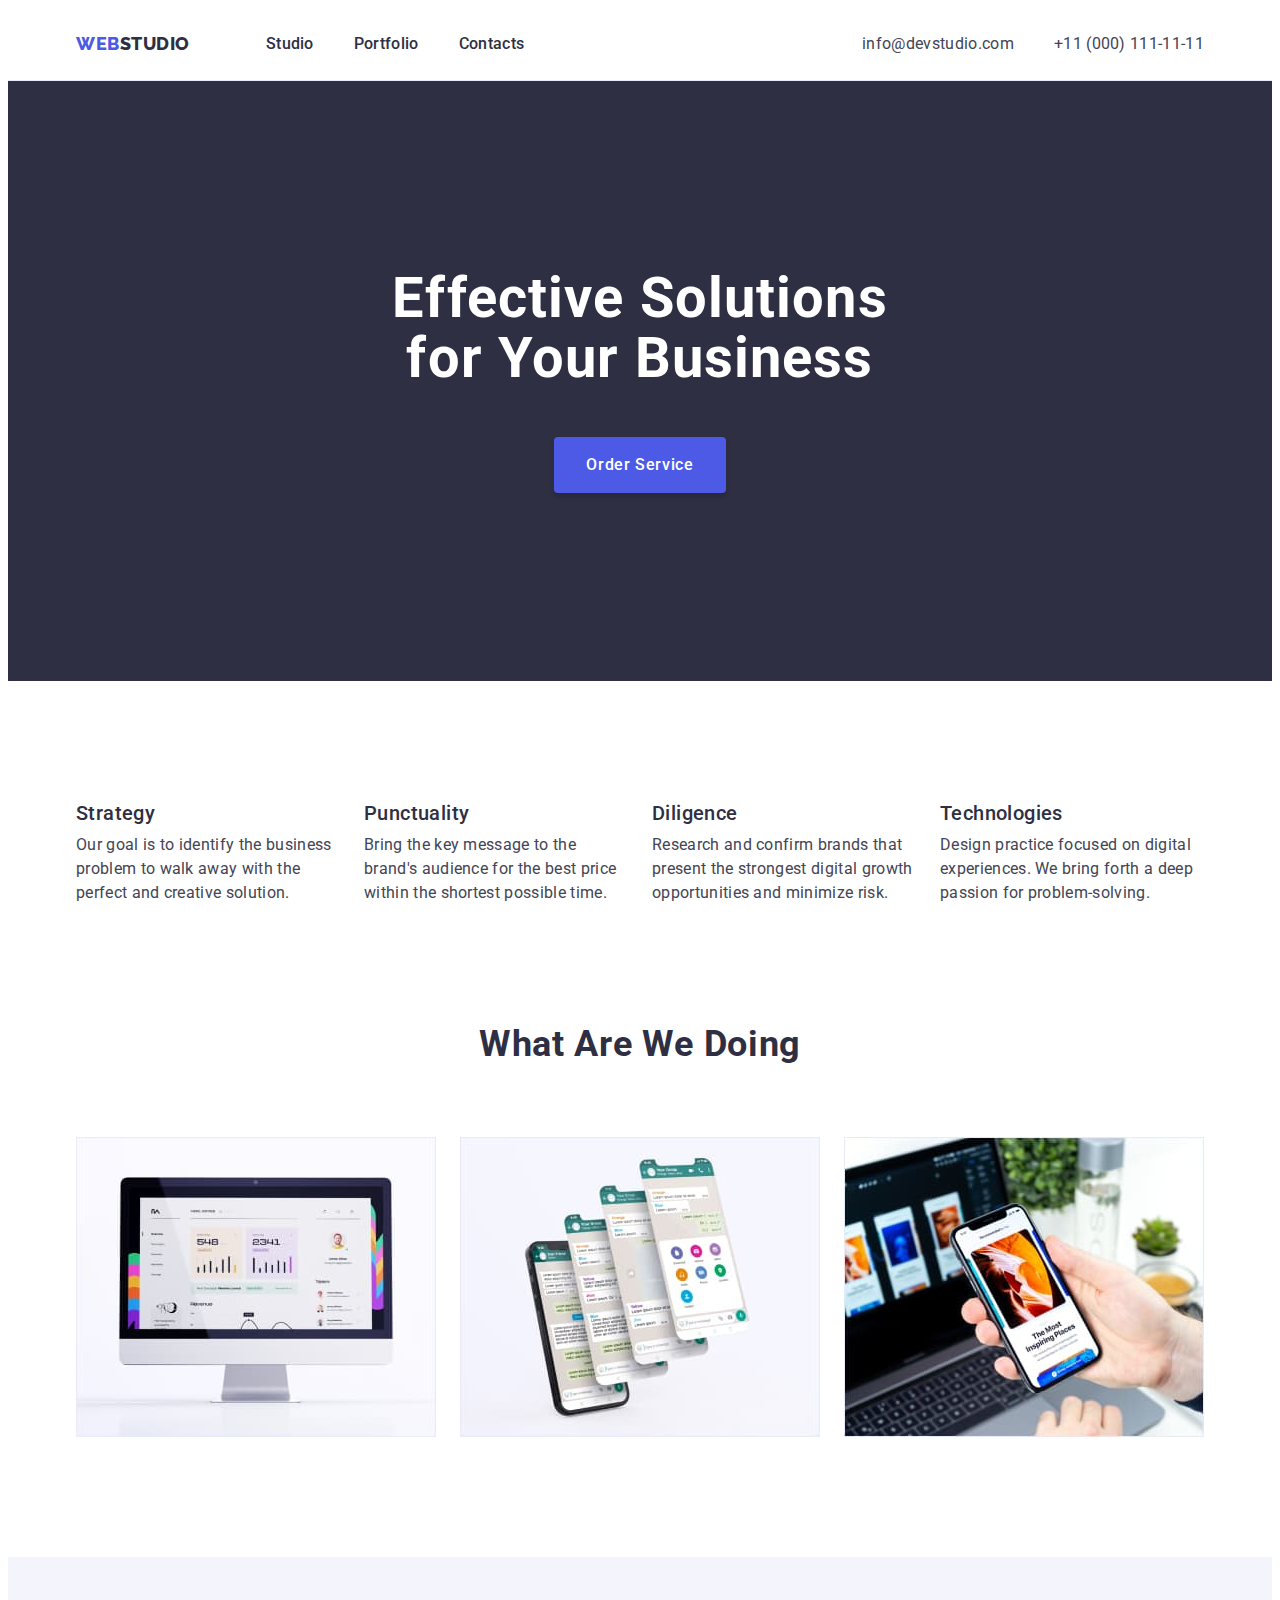
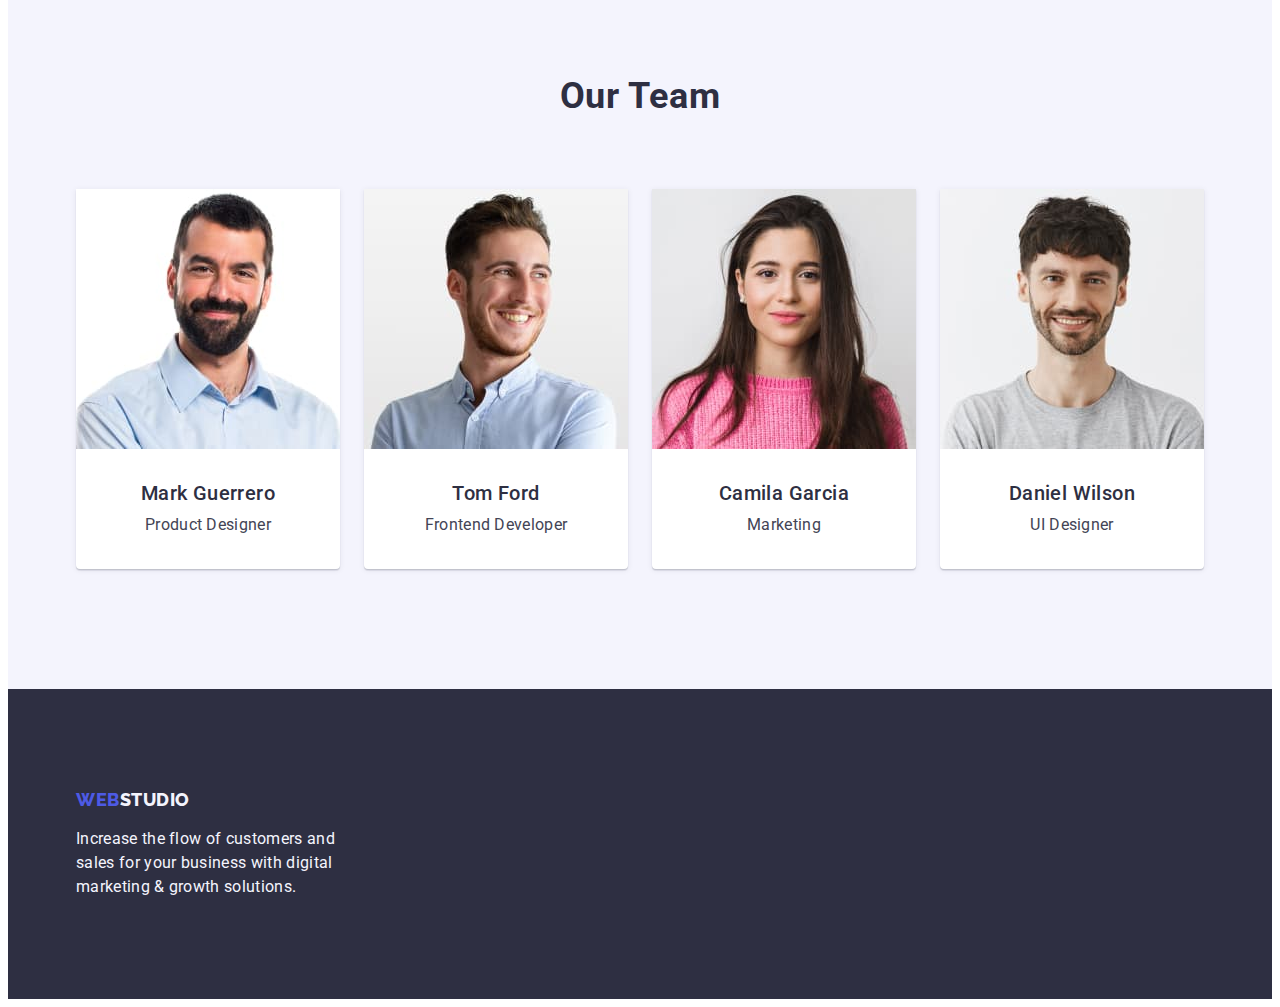
<file: index.html>
<!DOCTYPE html>
<html lang="en">
  <head>
    <meta charset="UTF-8" />
    <meta
      http-equiv="X-UA-Compatible"
      content="IE=edge"
    />
    <meta
      name="viewport"
      content="width=device-width, initial-scale=1.0"
    />

    <link
      rel="preconnect"
      href="https://fonts.googleapis.com"
    />
    <link
      rel="preconnect"
      href="https://fonts.gstatic.com"
      crossorigin
    />
    <link
      rel="stylesheet"
      href="https://cdnjs.cloudflare.com/ajax/libs/modern-normalize/1.1.0/modern-normalize.min.css"
      integrity="sha512-wpPYUAdjBVSE4KJnH1VR1HeZfpl1ub8YT/NKx4PuQ5NmX2tKuGu6U/JRp5y+Y8XG2tV+wKQpNHVUX03MfMFn9Q=="
      crossorigin="anonymous"
      referrerpolicy="no-referrer"
    />
    <link
      href="https://fonts.googleapis.com/css2?family=Raleway:wght@800&family=Roboto:wght@400;500;700;900&display=swap"
      rel="stylesheet"
    />
    <link
      rel="stylesheet"
      href="./css/styles.css"
    />
    <title>Document</title>
  </head>
  <body>
    <header class="header">
      <div class="container header-container">
        <nav class="header-nav">
          <a
            href="./index.html"
            class="logo-link link"
            >web<span class="logo-top">Studio</span></a
          >
          <ul class="header-list list">
            <li class="header-item">
              <a
                href="./index.html"
                class="header-link link"
                >Studio</a
              >
            </li>
            <li class="header-item">
              <a
                href="./portfolio.html"
                class="header-link link"
                >Portfolio</a
              >
            </li>
            <li class="header-item">
              <a
                href=""
                class="header-link link"
                >Contacts</a
              >
            </li>
          </ul>
        </nav>
        <address class="header-address">
          <ul class="address-list list">
            <li class="header-item">
              <a
                href="mailto:info@devstudio.com"
                class="header-adr link"
              >
                info@devstudio.com</a
              >
            </li>
            <li class="header-item">
              <a
                href="tel:+110001111111"
                class="header-adr link"
                >+11 (000) 111-11-11
              </a>
            </li>
          </ul>
        </address>
      </div>
    </header>
    <main>
      <section class="hero">
        <div class="container">
          <h1 class="hero-title">Effective Solutions for Your Business</h1>
          <button
            type="button"
            class="hero-btn"
          >
            Order Service
          </button>
        </div>
      </section>

      <section class="advantage section">
        <div class="container">
          <h2
            hidden
            class="advantage-title"
          >
            Advantages of the company
          </h2>
          <ul class="advantage-list list">
            <li class="advantage-item">
              <h3 class="advantage-title">Strategy</h3>
              <p class="advantage-text">
                Our goal is to identify the business problem to walk away with
                the perfect and creative solution.
              </p>
            </li>
            <li class="advantage-item">
              <h3 class="advantage-title">Punctuality</h3>
              <p class="advantage-text">
                Bring the key message to the brand's audience for the best price
                within the shortest possible time.
              </p>
            </li>
            <li class="advantage-item">
              <h3 class="advantage-title">Diligence</h3>
              <p class="advantage-text">
                Research and confirm brands that present the strongest digital
                growth opportunities and minimize risk.
              </p>
            </li>
            <li class="advantage-item">
              <h3 class="advantage-title">Technologies</h3>
              <p class="advantage-text">
                Design practice focused on digital experiences. We bring forth a
                deep passion for problem-solving.
              </p>
            </li>
          </ul>
        </div>
      </section>

      <section class="activity section">
        <div class="container">
          <h2 class="activity-title">What are we doing</h2>
          <ul class="activity-list list">
            <li class="activity-item">
              <img
                src="./images/grey_mac.jpg"
                alt="Computer program"
                width="360"
              />
            </li>
            <li class="activity-item">
              <img
                class="advantage-link"
                src="./images/smartphones.jpg"
                alt="Correspondence with developers on the phone"
                width="360"
              />
            </li>
            <li class="activity-item">
              <img
                src="./images/app.jpg"
                alt="Smartphone app"
                width="360"
              />
            </li>
          </ul>
        </div>
      </section>

      <section class="team section">
        <div class="container">
          <h2 class="team-title">Our Team</h2>
          <ul class="team-list list">
            <li class="team-item">
              <img
                src="./images/mark_photo.jpg"
                alt="Mark Guerrero "
                width="264"
              />
              <div class="team-text">
                <h3 class="member">Mark Guerrero</h3>
                <p class="position">Product Designer</p>
              </div>
            </li>
            <li class="team-item">
              <img
                src="./images/tom_photo.jpg"
                alt="Tom Ford "
                width="264"
              />
              <div class="team-text">
                <h3 class="member">Tom Ford</h3>
                <p class="position">Frontend Developer</p>
              </div>
            </li>
            <li class="team-item">
              <img
                src="./images/camila_photo.jpg"
                alt="Camila Garcia "
                width="264"
              />
              <div class="team-text">
                <h3 class="member">Camila Garcia</h3>
                <p class="position">Marketing</p>
              </div>
            </li>
            <li class="team-item">
              <img
                src="./images/daniel_photo.jpg"
                alt="Daniel Wilson "
                width="264"
              />
              <div class="team-text">
                <h3 class="member">Daniel Wilson</h3>
                <p class="position">UI Designer</p>
              </div>
            </li>
          </ul>
        </div>
      </section>
    </main>
    <footer class="footer">
      <div class="container">
        <a
          href="./index.html"
          class="footer-logo link"
          >web<span class="logo-down">Studio</span></a
        >
        <p class="footer-text">
          Increase the flow of customers and sales for your business with
          digital marketing & growth solutions.
        </p>
      </div>
    </footer>
  </body>
</html>
</file>
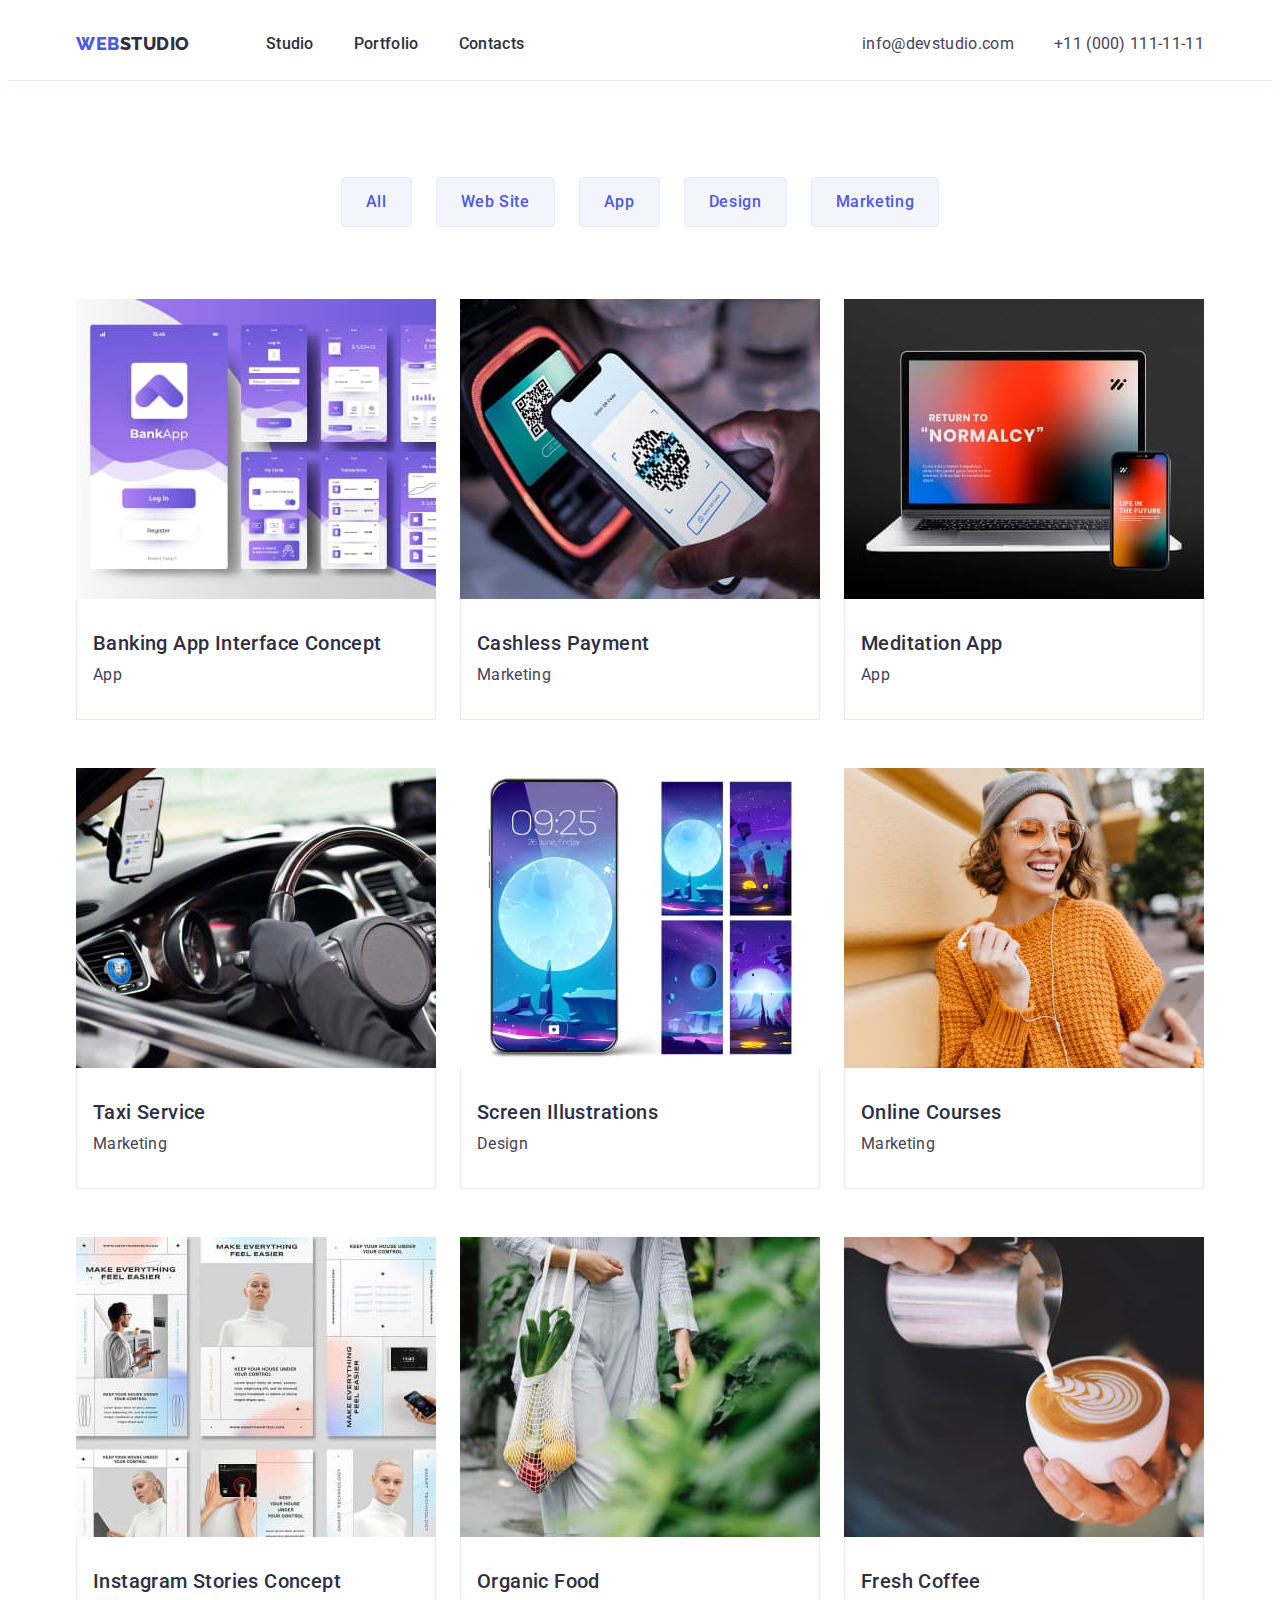
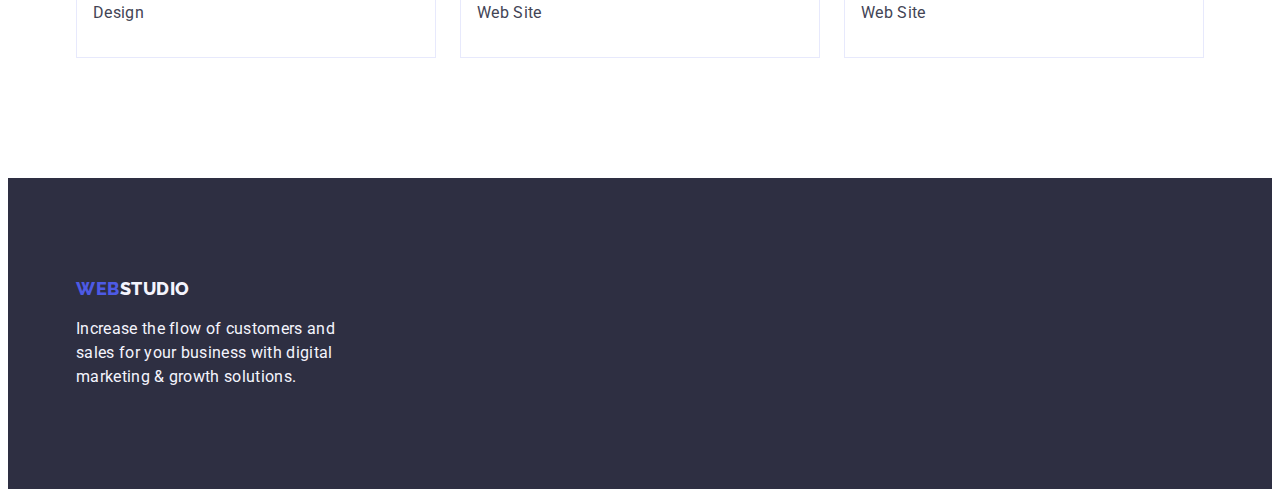
<file: portfolio.html>
<!DOCTYPE html>
<html lang="en">
  <head>
    <meta charset="UTF-8" />
    <meta
      http-equiv="X-UA-Compatible"
      content="IE=edge"
    />
    <meta
      name="viewport"
      content="width=device-width, initial-scale=1.0"
    />

    <link
      rel="preconnect"
      href="https://fonts.googleapis.com"
    />
    <link
      rel="preconnect"
      href="https://fonts.gstatic.com"
      crossorigin
    />
    <link
      rel="stylesheet"
      href="https://cdnjs.cloudflare.com/ajax/libs/modern-normalize/1.1.0/modern-normalize.min.css"
      integrity="sha512-wpPYUAdjBVSE4KJnH1VR1HeZfpl1ub8YT/NKx4PuQ5NmX2tKuGu6U/JRp5y+Y8XG2tV+wKQpNHVUX03MfMFn9Q=="
      crossorigin="anonymous"
      referrerpolicy="no-referrer"
    />
    <link
      href="https://fonts.googleapis.com/css2?family=Raleway:wght@800&family=Roboto:wght@400;500;700&display=swap"
      rel="stylesheet"
    />
    <link
      rel="stylesheet"
      href="./css/styles.css"
    />
    <title>Портфоліо</title>
  </head>
  <body>
    <header class="header">
      <div class="container header-container">
        <nav class="header-nav">
          <a
            href="./index.html"
            class="logo-link link"
            >web<span class="logo-top">Studio</span></a
          >
          <ul class="header-list list">
            <li class="header-item">
              <a
                href="./index.html"
                class="header-link link"
                >Studio</a
              >
            </li>
            <li class="header-item">
              <a
                href="./portfolio.html"
                class="header-link link"
                >Portfolio</a
              >
            </li>
            <li class="header-item">
              <a
                href=""
                class="header-link link"
                >Contacts</a
              >
            </li>
          </ul>
        </nav>
        <address class="header-address">
          <ul class="address-list list">
            <li class="header-item">
              <a
                href="mailto:info@devstudio.com"
                class="header-adr link"
              >
                info@devstudio.com</a
              >
            </li>
            <li class="header-item">
              <a
                href="tel:+110001111111"
                class="header-adr link"
                >+11 (000) 111-11-11
              </a>
            </li>
          </ul>
        </address>
      </div>
    </header>
    <main>
      <section class="examples section">
        <div class="container">
          <h1 hidden>Portfolio</h1>
          <ul class="examples-list list">
            <li class="example-item">
              <button
                type="button"
                class="examples-btn"
              >
                All
              </button>
            </li>
            <li class="example-item">
              <button
                type="button"
                class="examples-btn"
              >
                Web Site
              </button>
            </li>
            <li class="example-item">
              <button
                type="button"
                class="examples-btn"
              >
                App
              </button>
            </li>
            <li class="example-item">
              <button
                type="button"
                class="examples-btn"
              >
                Design
              </button>
            </li>
            <li class="example-item">
              <button
                type="button"
                class="examples-btn"
              >
                Marketing
              </button>
            </li>
          </ul>
          <ul class="example-linklist list">
            <li class="linklist-item">
              <a
                href=""
                class="linklist-link link"
              >
                <img
                  src="./images/banking_app.jpg"
                  alt="Interface banking app"
                  width="360"
                />
                <div class="linklist-card">
                  <h2 class="linklist-title">Banking App Interface Concept</h2>
                  <p class="linklist-text">App</p>
                </div>
              </a>
            </li>
            <li class="linklist-item">
              <a
                href=""
                class="linklist-link link"
              >
                <img
                  src="./images/payment.jpg"
                  alt="Cashless payment"
                  width="360"
                />
                <div class="linklist-card">
                  <h2 class="linklist-title">Cashless Payment</h2>
                  <p class="linklist-text">Marketing</p>
                </div>
              </a>
            </li>
            <li class="linklist-item">
              <a
                href=""
                class="linklist-link link"
              >
                <img
                  src="./images/meditation_app.jpg"
                  alt="Meditation app"
                  width="360"
                />
                <div class="linklist-card">
                  <h2 class="linklist-title">Meditation App</h2>
                  <p class="linklist-text">App</p>
                </div>
              </a>
            </li>
            <li class="linklist-item">
              <a
                href=""
                class="linklist-link link"
              >
                <img
                  src="./images/taxi_service.jpg"
                  alt="Taxi service"
                  width="360"
                />
                <div class="linklist-card">
                  <h2 class="linklist-title">Taxi Service</h2>
                  <p class="linklist-text">Marketing</p>
                </div>
              </a>
            </li>
            <li class="linklist-item">
              <a
                href=""
                class="linklist-link link"
              >
                <img
                  src="./images/illustrations.jpg"
                  alt="Screen Illustrations"
                  width="360"
                />
                <div class="linklist-card">
                  <h2 class="linklist-title">Screen Illustrations</h2>
                  <p class="linklist-text">Design</p>
                </div>
              </a>
            </li>
            <li class="linklist-item">
              <a
                href=""
                class="linklist-link link"
              >
                <img
                  src="./images/courses.jpg"
                  alt="Online courses"
                  width="360"
                />
                <div class="linklist-card">
                  <h2 class="linklist-title">Online Courses</h2>
                  <p class="linklist-text">Marketing</p>
                </div>
              </a>
            </li>
            <li class="linklist-item">
              <a
                href=""
                class="linklist-link link"
              >
                <img
                  src="./images/stories_concept.jpg"
                  alt="Instagram concept"
                  width="360"
                />
                <div class="linklist-card">
                  <h2 class="linklist-title">Instagram Stories Concept</h2>
                  <p class="linklist-text">Design</p>
                </div>
              </a>
            </li>
            <li class="linklist-item">
              <a
                href=""
                class="linklist-link link"
              >
                <img
                  src="./images/organic_food.jpg"
                  alt="Organic food"
                  width="360"
                />
                <div class="linklist-card">
                  <h2 class="linklist-title">Organic Food</h2>
                  <p class="linklist-text">Web Site</p>
                </div>
              </a>
            </li>
            <li class="linklist-item">
              <a
                href=""
                class="linklist-link link"
              >
                <img
                  src="./images/coffee.jpg"
                  alt="Coffee"
                  width="360"
                />
                <div class="linklist-card">
                  <h2 class="linklist-title">Fresh Coffee</h2>
                  <p class="linklist-text">Web Site</p>
                </div>
              </a>
            </li>
          </ul>
        </div>
      </section>
    </main>
    <footer class="footer">
      <div class="container">
        <a
          href="./index.html"
          class="footer-logo link"
          >web<span class="logo-down">Studio</span></a
        >
        <p class="footer-text">
          Increase the flow of customers and sales for your business with
          digital marketing & growth solutions.
        </p>
      </div>
    </footer>
  </body>
</html>
</file>
<file: css/styles.css>
html {
  box-sizing: border-box;
}
*,
*::before,
*::after {
  box-sizing: inherit;
}
h1,
h2,
h3,
h4,
h5,
h6,
p,
ul,
li {
  margin: 0;
  padding: 0;
}
img {
  display: block;
  max-width: 100%;
  height: auto;
}
:root {
  --primary-brand: #4d5ae5;
  --pressed-state: #404bbf;
  --dark: #2e2f42;
  --success: #31d0aa;
  --hero-background: rgba(46, 47, 66, 0.7);
  --text: #434455;
  --subtle-text: #8e8f99;
  --accent: #e7e9fc;
  --light: #f4f4fd;
  --modal-overlay: rgba(46, 47, 66, 0.4);
  --white-background: #ffffff;
  --modal-background: #fcfcfc;
}
body {
  color: var(--text);
  font-family: "Roboto", sans-serif;
  background: var(--white-background);
}
.container {
  width: 1158px;
  margin: 0 auto;
  padding-left: 15px;
  padding-right: 15px;
}
.section {
  padding-top: 120px;
  padding-bottom: 120px;
}
.list {
  list-style: none;
}
.link {
  text-decoration: none;
}
.header {
  border-bottom: 1px solid #e7e9fc;
}
.header-container {
  display: flex;
  align-items: center;
  justify-content: space-between;
}
.header-nav {
  display: flex;
  align-items: center;
}
.header-list {
  display: flex;
  gap: 40px;
}
.header-item {
}

.logo-top {
  color: var(--dark);
}
.logo-link {
  font-family: "Raleway", sans-serif;
  font-style: normal;
  font-weight: 800;
  font-size: 18px;
  line-height: 1.17;
  /* identical to box height, or 117% */

  display: flex;
  align-items: center;
  letter-spacing: 0.03em;
  text-transform: uppercase;

  /* NAVY BLUE */

  color: var(--primary-brand);
  margin-right: 76px;
  padding-top: 24px;
  padding-bottom: 24px;
}
.header-link {
  display: block;
  font-weight: 500;
  font-size: 16px;
  line-height: 1.5;
  /* identical to box height, or 150% */

  letter-spacing: 0.02em;

  /* NAVY BLUE */

  color: var(--dark);
  padding-top: 24px;
  padding-bottom: 24px;
}
.header-link:hover {
  color: var(--pressed-state);
}
.header-link:focus {
  color: var(--pressed-state);
}
.header-address {
  font-style: normal;
}
.header-adr {
  display: block;
  font-style: normal;
  font-weight: 400;
  font-size: 16px;
  line-height: 1.5;
  /* identical to box height, or 150% */

  letter-spacing: 0.02em;

  /* SLATE */

  color: var(--text);
  padding-top: 24px;
  padding-bottom: 24px;
}
.header-adr:focus {
  color: var(--pressed-state);
}
.header-adr:hover {
  color: var(--pressed-state);
}
.address-list {
  display: flex;
  gap: 40px;
}
.header-mail {
  font-style: normal;
  font-weight: 400;
  font-size: 16px;
  line-height: 1.5;
  /* identical to box height, or 150% */

  letter-spacing: 0.02em;

  /* SLATE */

  color: var(--text);
}
.header-num {
  font-style: normal;
  font-weight: 400;
  font-size: 16px;
  line-height: 1.5;
  /* identical to box height, or 150% */

  letter-spacing: 0.02em;

  /* SLATE */

  color: var(--text);
}
.footer {
  background: var(--dark);
  padding-top: 100px;
  padding-bottom: 100px;
}
.footer-logo {
  font-family: "Raleway", sans-serif;
  font-style: normal;
  font-weight: 800;
  font-size: 18px;
  line-height: 1.17;
  /* identical to box height, or 117% */

  letter-spacing: 0.03em;
  text-transform: uppercase;

  color: var(--primary-brand);
}
.logo-down {
  color: var(--light);
}
.footer-text {
  font-weight: 400;
  font-size: 16px;
  line-height: 1.5;
  /* or 150% */

  letter-spacing: 0.02em;

  /* CLOUD */

  color: var(--light);
  max-width: 264px;
  margin-top: 17.5px;
}
.hero {
  background: var(--dark);
  padding-top: 188px;
  padding-bottom: 188px;
}
.hero-title {
  font-weight: 700;
  font-size: 56px;
  line-height: 1.07;
  /* or 107% */

  text-align: center;
  letter-spacing: 0.02em;

  /* WHITE */

  color: var(--white-background);
  max-width: 496px;
  margin: 0 auto;
  margin-bottom: 48px;

}
.hero-btn {
  font-family: "Roboto", sans-serif;
  font-weight: 500;
  font-size: 16px;
  line-height: 1.5;
  /* identical to box height, or 150% */

  display: flex;
  align-items: center;
  letter-spacing: 0.04em;

  /* WHITE */

  color: var(--white-background);
  background: var(--primary-brand);
  cursor: pointer;
  border-radius: 4px;
  box-shadow: 0px 4px 4px rgba(0, 0, 0, 0.15);
  border: 0;
  min-width: 169px;
  text-align: center;
  padding: 16px 32px;
  margin: 0 auto;
}
.hero-btn:hover {
  background-color: var(--pressed-state);
}
.hero-btn:focus {
  background-color: var(--pressed-state);
}
.advantage {
  padding-bottom: 0;
}
.advantage-list {
  display: flex;
  flex-direction: row;
  gap: 24px;
}
.advantage-item {
  width: 264px;
}
.advantage-title {
  font-weight: 500;
  font-size: 20px;
  line-height: 1.2;
  /* identical to box height, or 120% */

  letter-spacing: 0.02em;

  color: var(--dark);
  margin-bottom: 8px;
}
.advantage-text {
  font-weight: 400;
  font-size: 16px;
  line-height: 1.5;
  /* or 150% */

  letter-spacing: 0.02em;

  /* SLATE */

  color: var(--text);
}
.activity {
}
.activity-title {
  font-weight: 700;
  font-size: 36px;
  line-height: 1.11;
  /* identical to box height, or 111% */

  text-align: center;
  letter-spacing: 0.02em;
  text-transform: capitalize;
  color: var(--dark);
  margin-bottom: 72px;
}
.activity-list {
  display: flex;
  flex-direction: row;
  justify-content: space-evenly;
  gap: 24px;
}
.activity-item {
}
.team {
  background-color: var(--light);
}
.team-title {
  font-weight: 700;
  font-size: 36px;
  line-height: 1.11;
  /* identical to box height, or 111% */

  text-align: center;
  letter-spacing: 0.02em;
  text-transform: capitalize;
  color: var(--dark);
  margin-bottom: 72px;
}
.team-list {
  display: flex;
  flex-direction: row;
  gap: 24px;
  justify-content: space-evenly;
}
.team-item {
  background-color: var(--white-background);
  box-shadow: 0px 1px 6px rgba(46, 47, 66, 0.08),
    0px 1px 1px rgba(46, 47, 66, 0.16), 0px 2px 1px rgba(46, 47, 66, 0.08);
  border-radius: 0px 0px 4px 4px;
}
.team-text {
  padding-top: 32px;
  padding-bottom: 32px;
}
.member {
  font-weight: 500;
  font-size: 20px;
  line-height: 1.2;
  /* identical to box height, or 120% */

  text-align: center;
  letter-spacing: 0.02em;

  /* NAVY BLUE */

  color: var(--dark);
  margin-bottom: 8px;
}
.position {
  font-weight: 400;
  font-size: 16px;
  line-height: 1.5;
  /* identical to box height, or 150% */

  text-align: center;
  letter-spacing: 0.02em;

  /* SLATE */

  color: var(--text);
}
.examples {
  padding-top: 96px;
}
.examples-list {
  display: flex;
  flex-direction: row;
  justify-content: center;
  gap: 24px;
  margin-bottom: 72px;
}
.example-item {
}
.examples-btn {
  border-radius: 4px;
  border: 1px solid #e7e9fc;
  text-align: center;
  padding: 12px 24px;
  font-family: "Roboto", sans-serif;
  font-weight: 500;
  font-size: 16px;
  line-height: 1.5;
  /* identical to box height, or 150% */

  display: flex;
  align-items: center;
  text-align: center;
  letter-spacing: 0.04em;

  /* IRIS */

  color: var(--primary-brand);
  background: var(--light);
  cursor: pointer;
  text-align: center;
  padding: 12px 24px;
}
.examples-btn:hover {
  background: var(--pressed-state);
  color: var(--white-background);
  border: 1px solid transparent;
}
.examples-btn:focus {
  background: var(--pressed-state);
  color: var(--white-background);
  border: 1px solid transparent;
}
.example-linklist {
  display: flex;
  flex-wrap: wrap;
  gap: 48px 24px;
}
.linklist-item {
  width: calc((100% - 48px) / 3);
}
.linklist-item:nth-child(3n) {
  margin-right: 0;
}

.linklist-item:nth-last-child(-n + 3) {
  margin-bottom: 0;
}
.linklist-link {
}
.linklist-card {
  padding-top: 32px;
  padding-bottom: 32px;
  padding-left: 16px;
  border: 1px solid #e7e9fc;
  border-top: none;
}
.linklist-title {
  font-weight: 500;
  font-size: 20px;
  line-height: 1.2;
  /* identical to box height, or 120% */

  letter-spacing: 0.02em;

  /* NAVY BLUE */

  color: var(--dark);
  margin-bottom: 8px;
}
.linklist-text {
  font-weight: 400;
  font-size: 16px;
  line-height: 1.5;
  /* identical to box height, or 150% */

  letter-spacing: 0.02em;

  /* SLATE */

  color: var(--text);
}
</file>
